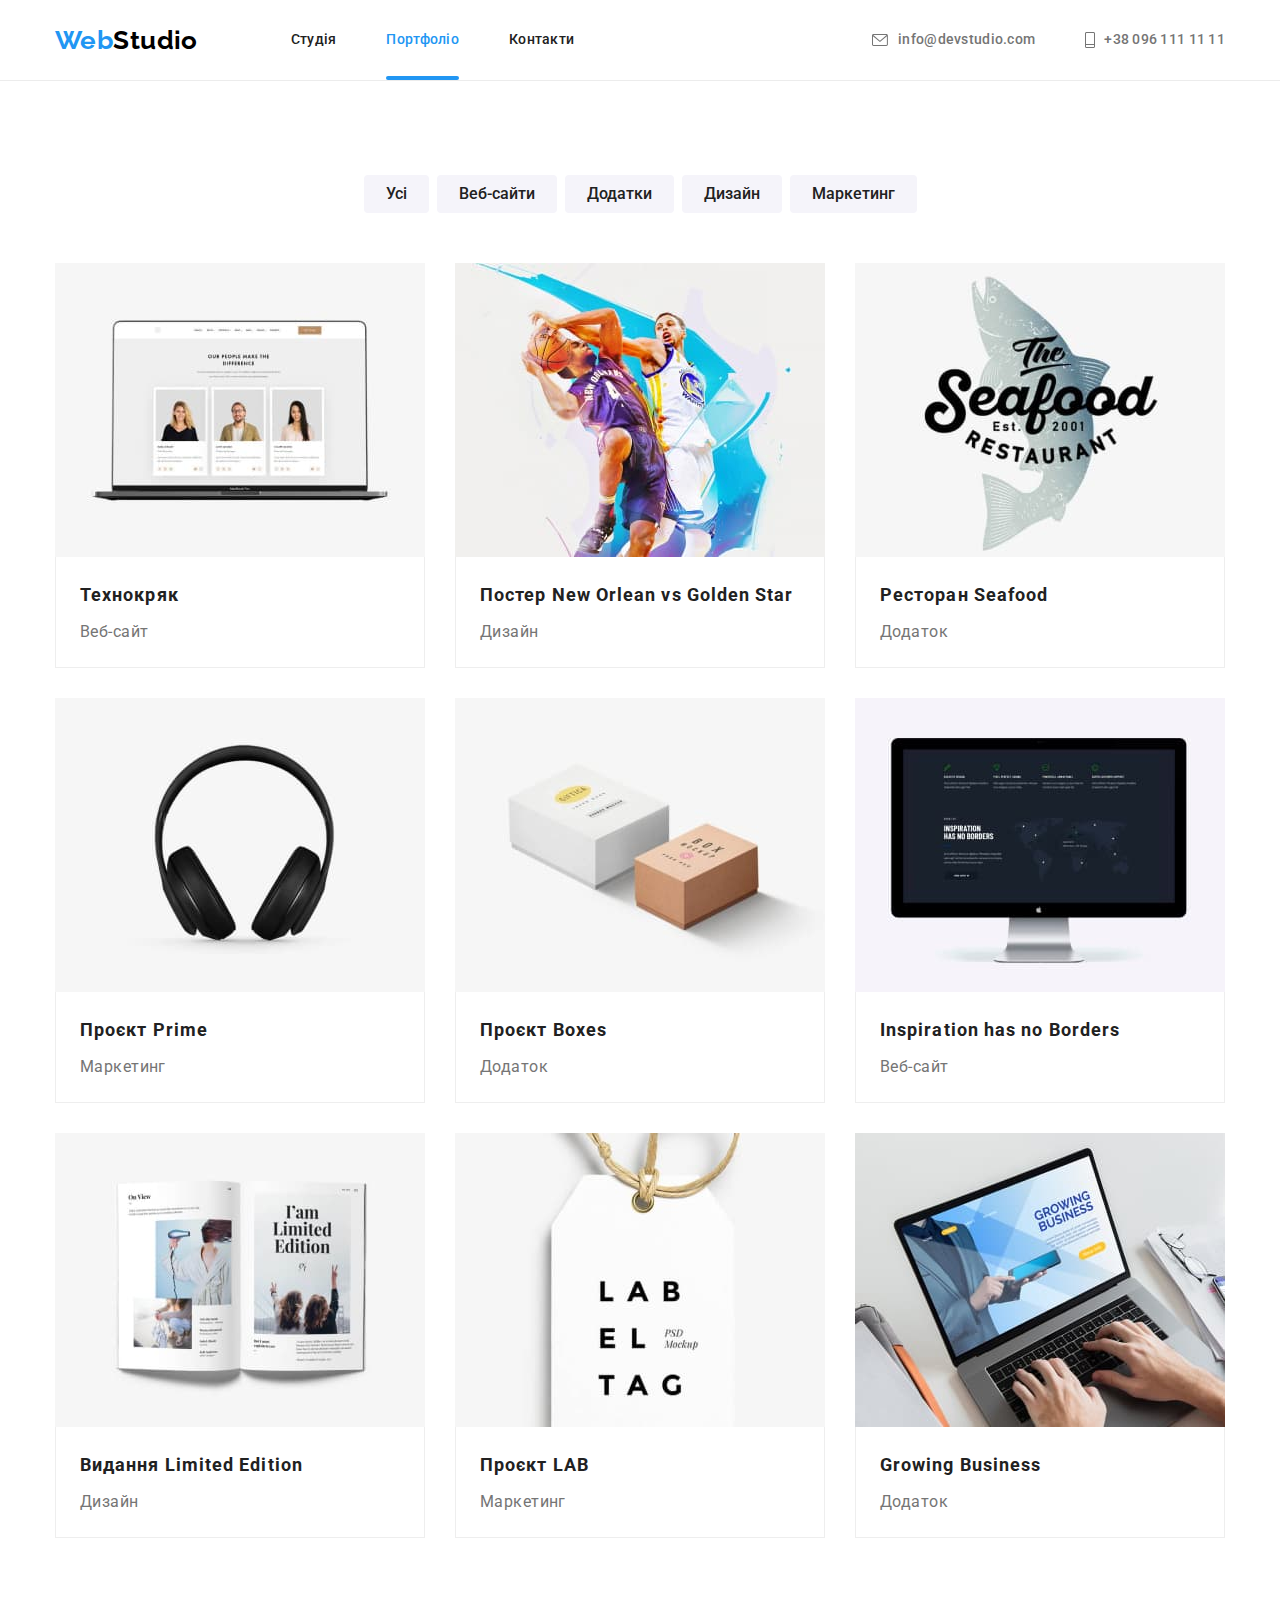
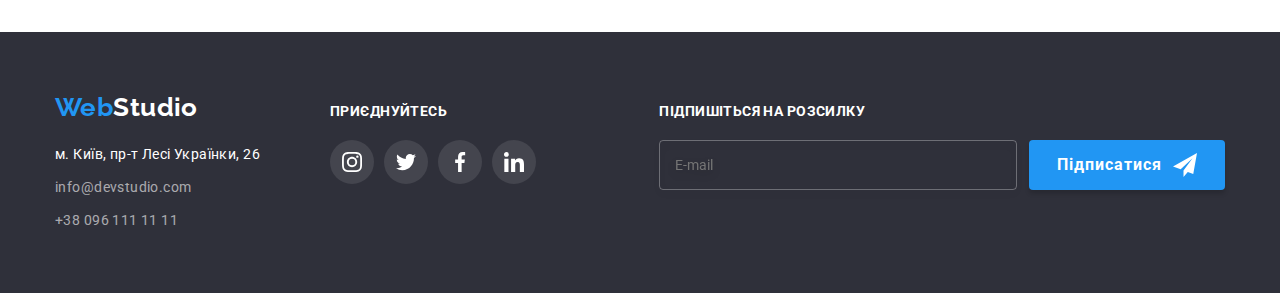
<file: portfolio.html>
<!DOCTYPE html>
<html lang="en">
<head>
    <meta charset="UTF-8">
    <meta http-equiv="X-UA-Compatible" content="IE=edge">
    <meta name="viewport" content="width=device-width, initial-scale=1.0">
    <title>Portfolio</title>

    <link rel="preconnect" href="https://fonts.googleapis.com">
    <link rel="preconnect" href="https://fonts.gstatic.com" crossorigin>
    <link href="https://fonts.googleapis.com/css2?family=Raleway:wght@700&family=Roboto:wght@400;500;700;900&display=swap"rel="stylesheet">

    <link rel="stylesheet" href="https://cdnjs.cloudflare.com/ajax/libs/modern-normalize/1.1.0/modern-normalize.min.css">
    
    <link rel="stylesheet" href="./css/styles.css">

</head>
<body>

    <header>
        <div class="container">
            <div class="header">
            <nav>
                <a class="logo" href="./index.html">Web<span class="logo-span-black">Studio</span></a>
                <ul class="site-nav">
                    <li class="item"><a class="nav" href="./index.html">Студія</a></li>
                    <li class="item"><a class="nav nav-current" href="./portfolio.html">Портфоліо</a></li>
                    <li class="item"><a class="nav" href="#">Контакти</a></li>
                </ul>
            </nav>
            <ul class="contacts-nav">
                <li class="item">
                    <a class="contacts" href="mailto:info@devstudio.com">
                        <svg class="icon-mail" width="16" height="12">
                            <use href="./images/icons.svg.svg#icon-mail"></use>
                        </svg>info@devstudio.com</a></li>
                <li class="item">
                    <a class="contacts" href="tel:+380961111111">
                        <svg class="icon-phone" width="10" height="16">
                            <use href="./images/icons.svg.svg#icon-phone"></use>
                        </svg>
                        +38 096 111 11 11</a></li>
            </ul>
            </div>
        </div>
    </header>

     <main>
        <section class="section">
            <div class="container">
                <h1 hidden>Portfolio</h1>
                <ul class="btn-list">
                    <li class="btn-item"><button class="btn-second" type="button">Усі</button></li>
                    <li class="btn-item"><button class="btn-second" type="button">Веб-сайти</button></li>
                    <li class="btn-item"><button class="btn-second" type="button">Додатки</button></li>
                    <li class="btn-item"><button class="btn-second" type="button">Дизайн</button></li>
                    <li class="btn-item"><button class="btn-second" type="button">Маркетинг</button></li>
                </ul>
                <ul class="product-list">
                    <li class="product-card">
                        <a class="product-card-link" href="#">
                            <div class="wrapper">
                                <p class="wrapper-overlay">Ресурс пропонує комплексні пропозиції з різним рівнем функціоналу та сервісів. Все це дозволить відвідувачу отримати
                                вичерпні відомості про компанію чи приватну особу.</p>
                                <img src="./images/techno.jpg" alt="Технокряк" width="370" height="294">
                            </div>
                        <div class="product-describe">
                            <h2 class="product-article">Технокряк</h2>
                            <p class="product-text">Веб-сайт</p>
                        </div></a> 
                    </li>
                    <li class="product-card">
                        <a class="product-card-link" href="#">
                            <div class="wrapper">
                                <p class="wrapper-overlay">Ресурс пропонує комплексні пропозиції з різним рівнем функціоналу та сервісів. Все це
                                дозволить відвідувачу отримати вичерпні відомості про компанію чи приватну особу.</p>
                                <img src="./images/neworlean.jpg" alt="Постер New Orlean vs Golden Star" width="370" height="294">
                            </div>
                        <div class="product-describe">
                            <h2 class="product-article">Постер New Orlean vs Golden Star</h2>
                            <p class="product-text">Дизайн</p>
                        </div></a>
                    </li>
                    <li class="product-card">
                        <a class="product-card-link" href="#">
                            <div class="wrapper">
                                <p class="wrapper-overlay">Ресурс пропонує комплексні пропозиції з різним рівнем функціоналу та сервісів. Все це
                                дозволить відвідувачу отримати вичерпні відомості про компанію чи приватну особу.</p>
                                <img src="./images/seafood.jpg" alt="Ресторан Seafood" width="370" height="294">
                            </div>
                        <div class="product-describe">
                            <h2 class="product-article">Ресторан Seafood</h2>
                            <p class="product-text">Додаток</p>
                        </div></a>
                    </li>
                    <li class="product-card">
                        <a class="product-card-link" href="#">
                            <div class="wrapper">
                                <p class="wrapper-overlay">Ресурс пропонує комплексні пропозиції з різним рівнем функціоналу та сервісів. Все це
                                дозволить відвідувачу отримати вичерпні відомості про компанію чи приватну особу.</p>
                                <img src="./images/prime.jpg" alt="Проєкт Prime" width="370" height="294">
                            </div>
                        <div class="product-describe">
                            <h2 class="product-article">Проєкт Prime</h2>
                            <p class="product-text">Маркетинг</p>
                        </div></a>
                    </li>
                    <li class="product-card">
                        <a class="product-card-link" href="#">
                            <div class="wrapper">
                                <p class="wrapper-overlay">Ресурс пропонує комплексні пропозиції з різним рівнем функціоналу та сервісів. Все це
                                дозволить відвідувачу отримати вичерпні відомості про компанію чи приватну особу.</p>
                                <img src="./images/boxes.jpg" alt="Проєкт Boxes" width="370" height="294">
                            </div>
                        <div class="product-describe">
                            <h2 class="product-article">Проєкт Boxes</h2>
                            <p class="product-text">Додаток</p>
                        </div></a>
                    </li>
                    <li class="product-card">
                        <a class="product-card-link" href="#">
                            <div class="wrapper">
                                <p class="wrapper-overlay">Ресурс пропонує комплексні пропозиції з різним рівнем функціоналу та сервісів. Все це
                                дозволить відвідувачу отримати вичерпні відомості про компанію чи приватну особу.</p>
                                <img src="./images/inspiration.jpg" alt="Inspiration has no Borders" width="370" height="294">
                            </div>
                        <div class="product-describe">
                            <h2 class="product-article">Inspiration has no Borders</h2>
                            <p class="product-text">Веб-сайт</p>
                        </div></a>
                    </li>
                    <li class="product-card">
                        <a class="product-card-link" href="#">
                            <div class="wrapper">
                                <p class="wrapper-overlay">Ресурс пропонує комплексні пропозиції з різним рівнем функціоналу та сервісів. Все це
                                дозволить відвідувачу отримати вичерпні відомості про компанію чи приватну особу.</p>
                                <img src="./images/edition.jpg" alt="Видання Limited Edition" width="370" height="294">
                            </div>
                        <div class="product-describe">
                            <h2 class="product-article">Видання Limited Edition</h2>
                            <p class="product-text">Дизайн</p>
                        </div></a>
                    </li>
                    <li class="product-card">
                        <a class="product-card-link" href="#">
                            <div class="wrapper">
                                <p class="wrapper-overlay">Ресурс пропонує комплексні пропозиції з різним рівнем функціоналу та сервісів. Все це
                                дозволить відвідувачу отримати вичерпні відомості про компанію чи приватну особу.</p>
                                <img src="./images/lab.jpg" alt="Проєкт LAB" width="370" height="294">
                            </div>
                        <div class="product-describe">
                            <h2 class="product-article">Проєкт LAB</h2>
                            <p class="product-text">Маркетинг</p>
                        </div></a>
                    </li>
                    <li class="product-card">
                        <a class="product-card-link" href="#">
                            <div class="wrapper">
                                <p class="wrapper-overlay">Ресурс пропонує комплексні пропозиції з різним рівнем функціоналу та сервісів. Все це
                                дозволить відвідувачу отримати вичерпні відомості про компанію чи приватну особу.</p>
                                <img src="./images/business.jpg" alt="Growing Business" width="370" height="294">
                            </div>
                        <div class="product-describe">
                            <h2 class="product-article">Growing Business</h2>
                            <p class="product-text">Додаток</p>
                        </div></a>
                    </li>
                </ul>
                </section>
            </div>
     </main>

    <footer>
        <div class="container footer-content">
            <div class="social-footer">
                <a class="logo-footer" href="./index.html">Web<span class="logo-span-white">Studio</span></a>
                <address>
                    <ul class="contacts-list">
                        <li class="contacts-item"><a class="contacts-map" href="https://goo.gl/maps/CPtrU1FHBa2aNyZL9"
                                target="_blank" rel="noopener noreferrer nofollow">м. Київ, пр-т Лесі Українки, 26</a></li>
                        <li class="contacts-item"><a class="contacts-link"
                                href="mailto:info@devstudio.com">info@devstudio.com</a></li>
                        <li class="contacts-item"><a class="contacts-link" href="tel:+380961111111">+38 096 111 11 11</a>
                        </li>
                    </ul>
                </address>
            </div>
            <div class="call-to-action">
                <p class="white">приєднуйтесь</p>
                <ul class="call-to-action-list">
                    <li class="call-to-action-item">
                        <a class="call-to-action-link" href="#">
                            <svg class="icon-social-footer" width="20" height="20">
                                <use href="./images/icons.svg.svg#icon-insta"></use>
                            </svg>
                        </a>
                    </li>
                    <li class="call-to-action-item">
                        <a class="call-to-action-link" href="#">
                            <svg class="icon-social-footer" width="20" height="20">
                                <use href="./images/icons.svg.svg#icon-twitter"></use>
                            </svg>
                        </a>
                    </li>
                    <li class="call-to-action-item">
                        <a class="call-to-action-link" href="#">
                            <svg class="icon-social-footer" width="20" height="20">
                                <use href="./images/icons.svg.svg#icon-fb"></use>
                            </svg>
                        </a>
                    </li>
                    <li class="call-to-action-item">
                        <a class="call-to-action-link" href="#">
                            <svg class="icon-social-footer" width="20" height="20">
                                <use href="./images/icons.svg.svg#icon-in"></use>
                            </svg>
                        </a>
                    </li>
                </ul>
            </div>
            <div class="join">
                <p class="white">Підпишіться на розсилку</p>
                    <form class="form-join">
                        <input class="input-join" type="email" name="mail" placeholder="E-mail">
                        <button class="btn-join" type="submit">Підписатися
                            <svg class="icon-send" width="24" height="24">
                                <use href="./images/symbol.svg.svg#icon-send"></use>
                            </svg>
                        </button>
                        <label for="email" id="email"></label>
                    </form>
            </div>
        </div>
        </div>
    </footer>

</body>
</html>
</file>
<file: css/styles.css>
:root {
    --text-color: #757575;
    --article-color: #212121;
    --accent-color: #2196F3;
    --white-color: #ffffff;
    --black-color: #000000;

    --main-bg: #FFFFFF;
    --dark-bg: #2F303A;
    --gray-bg: #F5F4FA;

    --duration: 250ms;
    --timing-function: cubic-bezier(0.4, 0, 0.2, 1);
}

body {
    font-family: 'Roboto', sans-serif;
    font-size: 14px;
    color: var(--text-color);
    background-color: var(--main-bg);
    letter-spacing: 0.03em;
}

ul, li {
    list-style: none;
    padding: 0;
    margin: 0;
    margin-left: auto;
}

a {
    text-decoration: none;
}

h1,
h2,
h3,
h4,
h5,
h6,
p {
    margin: 0;
}

img {
    display: block;
    max-width: 100%;
    height: auto;
}

/* STUDIO */

.container {
    width: 1200px;
    margin-left: auto;
    margin-right: auto;
    padding-left: 15px;
    padding-right: 15px;
}


header {
    display: flex;
    border-bottom: 1px solid #ECECEC;
}

nav {
    display: flex;
    align-items: center;
}

.header {
    display: flex;
    align-items: center;
}

.logo {
    margin-right: 93px;
    font-family: 'Raleway';
    font-weight: 700;
    font-size: 26px;
    line-height: 1.19;
    color: var(--accent-color);
}

.logo-span-black {
    color: var(--black-color);

    transition: var(--duration) var(--timing-function);
}

.logo-span-black:hover,
.logo-span-black:focus {
    color: var(--accent-color);
}

.site-nav {
    display: flex;
}

.site-nav .item {
    margin-right: 50px;
}

.site-nav .item:last-child {
    margin-right: 0;
}

.contacts-nav {
    display: flex;
    margin-left: auto;
}

.contacts-nav .item {
    margin-right: 50px;
    padding-top: 32px;
    padding-bottom: 32px;
}

.contacts-nav .item:last-child {
    margin-right: 0;
}

.item {
    display: flex;
    align-items: center;
}

.nav {
    position: relative;

    display: block;
    padding-top: 32px;
    padding-bottom: 32px;
    font-weight: 500;
    line-height: 1.14;
    letter-spacing: 0.02em;
    color: var(--article-color);

    transition: var(--duration) var(--timing-function);
}

.nav-current {
    color: var(--accent-color);
}

.nav-current::after {
    content: "";
    display: block;
    position: absolute;
    padding: 0;
    width: 100%;
    bottom: 0;
    height: 4px;
    background: #2196F3;
    border-radius: 2px;
}

.nav:hover, 
.nav:focus {
    color: var(--accent-color);
}

.contacts {
    display: flex;
    align-items: center;
    font-weight: 500;
    line-height: 1.14;
    letter-spacing: 0.02em;
    color: var(--text-color);

    transition: var(--duration) var(--timing-function);
}

.contacts:hover svg,
.contacts:focus svg {
    fill: var(--accent-color);
}

.contacts:hover,
.contacts:focus {
    color: var(--accent-color);
}

.contacts:hover svg {
    color: var(--accent-color);
}

.section {
    padding-top: 94px;
    padding-bottom: 94px;
}

.hero {
    text-align: center;
    /*background-color: var(--dark-bg);*/
    background-image: linear-gradient(to right, #2F303A40 50%, #2F303A40 50%), url(/goit-markup-hw-05/images/hero.jpg);
    background-size: cover;
    background-position: center;
    background-repeat: no-repeat;
    max-width: 1600px;
    margin: auto;
    padding-top: 200px;
    padding-bottom: 200px;
}

.main-hero {
    margin-top: 0;
    margin-bottom: 30px;
    margin-right: auto;
    margin-left: auto;
    width: 696px;
    font-weight: 900;
    font-size: 44px;
    text-align: center;
    line-height: 1.36;
    letter-spacing: 0.06em;
    text-transform: uppercase;
    color: var(--white-color);
}

.btn-first {
    width: 216px;
    height: 50px;
    left: 692px;
    top: 430px;
    align-items: center;
    background: var(--accent-color);
    box-shadow: 0px 4px 4px rgba(0, 0, 0, 0.15);
    border-radius: 4px;
    border: none;
    cursor: pointer;

    font-family: 'Roboto';
    font-weight: 700;
    font-size: 16px;
    line-height: 1.88;
    text-align: center;
    letter-spacing: 0.06em;
    color: var(--white-color);

    transition: var(--duration) var(--timing-function);
}

.btn-first:hover,
.btn-first:focus {
    background-color: #188CE8;
}

.backdrop {
    position: fixed;
    display: block;
    width: 100%;
    height: 100%;
    left: 0;
    top: 0;
    background: rgba(0, 0, 0, 0.2);
    z-index: 2;

    transition: var(--duration) var(--timing-function);
}

.backdrop.is-hidden {
    opacity: 0;
    pointer-events: none;
}

.modal {
    position: absolute;
    top: 50%;
    left: 50%;
    transform: translate(-50%, -50%);
    width: 528px;
    height: 581px;
    padding: 40px;
    background: var(--white-color);
    box-shadow: 0px 1px 3px rgba(0, 0, 0, 0.12), 0px 1px 1px rgba(0, 0, 0, 0.14), 0px 2px 1px rgba(0, 0, 0, 0.2);
    border-radius: 4px;
}

.btn-modal {
    position: absolute;
    top: 8px;
    right: 8px;
    width: 30px;
    height: 30px;
    background-color: transparent;
    border: 1px solid rgba(0, 0, 0, 0.1);
    border-radius: 50%;
    cursor: pointer;

    transition: var(--duration) var(--timing-function);
}

.btn-modal:hover,
.btn-modal:focus {
    fill: var(--accent-color);
}

.black {
    font-weight: 700;
    font-size: 20px;
    line-height: 1.15;
    text-align: center;
    color: var(--article-color);
}

.form-field {
    position: relative;
    margin-top: 10px;
}

.input-modal {
    position: relative;
    display: inline-block;
    margin-top: 14px;
    margin-bottom: 10px;
    width: 448px;
    height: 40px;
    padding: 11px 40px;
    border: 1px solid rgba(33, 33, 33, 0.2);
    border-radius: 4px;
    caret-color: var(--accent-color);
    color: var(--article-color);

    transition: var(--duration) var(--timing-function);
}

.label-modal {
    position: absolute;
    display: inline-block;
    top: 0;
    left: 0;
    transform: translateY(-4px);
    
    font-size: 12px;
    line-height: 1.16;
    letter-spacing: 0.01em;
    text-align: left;
    color: var(--text-color);
}

.icon-modal {
    position: absolute;
    top: 50%;
    transform: translateY(-50%);
    left: 14px;
    display: block;
    fill: var(--article-color);

    transition: var(--duration) var(--timing-function);
}

.input-modal:focus ~ .icon-modal {
    fill: var(--accent-color);   
}

.input-modal:focus {
    border-color: var(--accent-color);
    outline: 0 none;   
}

.label-modal-textarea {
    position: absolute;
    display: inline-block;
    top: 0;
    left: 0;
    transform: translateY(-16px);
    
    font-size: 12px;
    line-height: 1.16;
    letter-spacing: 0.01em;
    text-align: left;
    color: var(--text-color);
}

.textarea {
    display: block;
    width: 448px;
    height: 120px;
    margin-top: 14px;
    padding: 12px 16px;
    resize: none;
    border: 1px solid rgba(33, 33, 33, 0.2);
    border-radius: 4px;
    caret-color: var(--accent-color);
    color: var(--article-color);

    transition: var(--duration) var(--timing-function);
}

.textarea:focus {
    border-color: var(--accent-color);
    outline: 0 none;  
}

.textarea::placeholder {
    position: absolute;
    font-size: 12px;
    line-height: 1.16;
    letter-spacing: 0.01em;
    color: rgba(117, 117, 117, 0.5);
}

.form-field-checkbox {
    display: flex;
    justify-content: center;
    align-items: center;
    margin-top: 20px;
}

/*.input-checkbox {
    position: absolute;ck
    width: 1px;
    height: 1px;
    margin: -1px;
    border: 0;
    padding: 0;
    clip: rect(0 0 0 0);
    overflow: hidden;
}*/

.input-checkbox {
    position: absolute;
    z-index: -1;
    opacity: 0;
}

.label-checkbox {
    display: flex;
    align-items: center;
}

.input-checkbox + .label-checkbox::before {
    content: url(/goit-markup-hw-06/images/square.svg);
    display: inline-block;
    width: 16px;
    height: 15px;
    margin-right: 8px;
    cursor: pointer;

    transition: var(--duration) var(--timing-function);
}

.input-checkbox:checked + .label-checkbox::before {
    background-image: url(/goit-markup-hw-06/images/check.svg);
    background-color: var(--accent-color);
    background-repeat: no-repeat;
    background-size: contain;
    background-origin: border-box;
    border-color: var(--accent-color);
}

.checkbox-span {
    color: var(--accent-color);
    text-decoration-line: underline;
}

.btn-submit {
    margin-top: 30px;
    padding: 10px 52px;
    font-weight: 700;
    font-size: 16px;
    line-height: 1.88;
    letter-spacing: 0.06em;
    color: var(--white-color);

    background: var(--accent-color);
    border: none;
    box-shadow: 0px 4px 4px rgba(0, 0, 0, 0.15);
    border-radius: 4px;

    cursor: pointer;
    transition: var(--duration) var(--timing-function);
}

.btn-submit:hover,
.btn-submit:focus {
    background: #188CE8;
}

.benefits-list {
    display: flex;
    justify-content: space-between;
}

.benefits-item {
    margin: 0;
    padding: 0;
    width: 270px;
}

.benefits-article {
    margin-bottom: 10px;
    font-size: 14px;
    font-weight: 700;
    line-height: 1.14;
    text-transform: uppercase;
    color: var(--article-color);
}

.benefits-text {
    line-height: 1.71;
    color: var(--text-color);
}

.title {
    padding: 0;
    font-weight: 700;
    font-size: 36px;
    line-height: 1.16;
    text-align: center;
    color: var(--article-color);
}

.what-we-do-class {
    padding-top: 0;
}

.what-we-do-list {
    display: flex;
    margin-top: 50px;
    gap: 30px;
}

.label-container {
    position: relative;
}

.label {
    position: absolute;
    bottom: 0;
    width: 100%;
    height: 70px;
    display: flex;
    align-items: center;
    justify-content: center;
        
    font-weight: 700;
    line-height: 1.14;
    text-transform: uppercase;
    color: var(--white-color);

    background: rgba(47, 48, 58, 0.8);
}

.our-team {
    text-align: center;
    background-color: var(--gray-bg);
}

.title-second {
    margin: 0;
    font-weight: 700;
    font-size: 36px;
    line-height: 1.16;
    text-align: center;
    color: var(--article-color);
}

.team-list {
    display: flex;
    margin-top: 50px;
    gap: 30px;
}

.team-card {
    background-color: var(--main-bg);
    box-shadow: 0px 1px 3px rgba(0, 0, 0, 0.12), 0px 1px 1px rgba(0, 0, 0, 0.14), 0px 2px 1px rgba(0, 0, 0, 0.2);
    border-radius: 0px 0px 4px 4px;
}

.info-card {
    padding-top: 30px;
    padding-bottom: 30px;
    margin: auto;
}

.team-name {
    margin-bottom: 10px;
    font-weight: 500;
    font-size: 16px;
    line-height: 1.18;
    color: var(--article-color);
}

.team-position {
    font-size: 16px;
    line-height: 1.18;
    color: var(--text-color);
}

/* PORTFOLIO */

.btn-list {
    display: flex;
    justify-content: center;
}

.btn-item {
    margin: auto;
    padding: 0;
    margin-right: 8px;
    margin-left: 0;
}

.btn-item:last-child {
    margin-right: 0;
}

.btn-second {
    padding: 6px 22px;
    background: var(--gray-bg);
    border-radius: 4px;
    border: none;
    cursor: pointer;

    font-family: 'Roboto';
    font-weight: 500;
    font-size: 16px;
    line-height: 1.62;
    text-align: center;
    color: var(--article-color);

    transition: var(--duration) var(--timing-function);
}

.btn-second:hover,
.btn-second:focus {
    background: var(--accent-color);    
    box-shadow: 0px 3px 1px rgba(0, 0, 0, 0.1), 0px 1px 2px rgba(0, 0, 0, 0.08), 0px 2px 2px rgba(0, 0, 0, 0.12);
    border-radius: 4px;
    border: none;

    font-weight: 500;
    font-size: 16px;
    line-height: 1.62;
    text-align: center;
    color: var(--white-color);
}

.product-list {
    display: flex;
    flex-wrap: wrap;
    justify-content: space-between;
    margin-top: 50px;
    gap: 30px;
}

.product-card-link {
    display: block;

    transition: var(--duration) var(--timing-function);
}

.product-card-link:hover {
    box-shadow: 0px 1px 1px rgba(0, 0, 0, 0.12), 0px 4px 4px rgba(0, 0, 0, 0.06), 1px 4px 6px rgba(0, 0, 0, 0.16);
}

.wrapper {
    position: relative;
    overflow: hidden;
}

.wrapper-overlay {
    position: absolute;
    display: block;
    width: 100%;
    height: 100%;
    padding: 63px 24px;
    
    font-size: 18px;
    line-height: 1.56;
    color: var(--white-color);
    background: rgba(33, 150, 243, 0.9);

    transform: translateY(100%);
    transition: transform var(--duration) var(--timing-function);
}

.product-card-link:hover .wrapper-overlay {
    transform: translateX(0);
}

.product-describe {
    padding: 20px 24px;
    border-left: 1px solid #EEEEEE;
    border-right: 1px solid #EEEEEE;
    border-bottom: 1px solid #EEEEEE;
}

.product-article {
    margin-bottom: 4px;
    font-weight: 700;
    font-size: 18px;
    line-height: 2;
    letter-spacing: 0.06em;
    color: var(--article-color);
}

.product-text {
    font-size: 16px;
    line-height: 1.88;
    color: var(--text-color);
}

footer {
    background-color: var(--dark-bg);
    padding-top: 60px;
    padding-bottom: 60px;
}

.footer-content {
    display: flex;
    align-items: baseline;
}

.footer-information {
    display: flex;
}

.logo-footer {
    display: block;
    margin-bottom: 20px;
    font-family: 'Raleway';
    font-weight: 700;
    font-size: 26px;
    line-height: 1.19;
    color: var(--accent-color);
}

.logo-span-white {
    color: var(--white-color);

    transition: var(--duration) var(--timing-function);
}

.logo-span-white:hover,
.logo-span-white:focus {
    color: var(--accent-color);
}

.contacts-list {
    margin-left: 0;
}

.contacts-item {
    margin-bottom: 9px;
}

.contacts-item:last-child {
    margin-bottom: 0;
}

.contacts-map {
    font-style: normal;
    line-height: 1.71;
    color: var(--white-color);

    transition: var(--duration) var(--timing-function);
}

.contacts-map:hover,
.contacts-map:focus {
    color: var(--accent-color);
}

.contacts-link {
    margin-bottom: 9px;
    font-style: normal;
    line-height: 1.71;
    color: rgba(255, 255, 255, 0.6);

    transition: var(--duration) var(--timing-function);
}

.contacts-link:last-child {
    margin-bottom: 0;
}

.contacts-link:hover,
.contacts-link:focus {
    color: var(--accent-color);
}

.call-to-action {
    display: block;
    margin-left: 70px;
}

.call-to-action-list {
    display: flex;
    margin-top: 20px;
}

.join {
    display: block;
    margin-left: auto;
}

.white {
    margin-bottom: 20px;
    font-weight: 700;
    font-size: 14px;
    line-height: 1.14;
    text-transform: uppercase;
    color: var(--white-color);
}

.form-join {
    display: flex;
}

.input-join {
    width: 358px;
    height: 50px;
    padding: 15px;
    border: 1px solid rgba(255, 255, 255, 0.3);
    filter: drop-shadow(0px 4px 4px rgba(0, 0, 0, 0.15));
    border-radius: 4px;
    background-color: transparent;
    caret-color: var(--white-color);
    color: var(--white-color);

    transition: var(--duration) var(--timing-function);
}

.form-join:focus {
    border-color: var(--white-color);
    outline: 0 none;
}

.form-join::placeholder {
    font-size: 16px;
    line-height: 1.25;
    color: rgba(255, 255, 255, 0.6);
}

.btn-join {
    display: flex;
    margin-left: 12px;
    align-items: center;
    padding: 10px 28px;
    font-weight: 700;
    font-size: 16px;
    line-height: 1.88;
    letter-spacing: 0.06em;
    color: var(--white-color);

    background-color: var(--accent-color);
    box-shadow: 0px 4px 4px rgba(0, 0, 0, 0.15);
    border: none;
    border-radius: 4px;
    cursor: pointer;

    transition: var(--duration) var(--timing-function);
}

.icon-send {
    margin-left: 11px;
}

.btn-join:hover,
.btn-join:focus {
    background-color: #188CE8;
}

/*SVG-icons*/

.icon-mail {
    margin-right: 10px;
    fill: var(--text-color);

    transition: var(--duration) var(--timing-function);
}

.icon-mail:hover {
    fill: var(--accent-color);
}

.icon-phone {
    margin-right: 9px;
    fill: var(--text-color);

    transition: var(--duration) var(--timing-function);
}

.icon-phone:hover {
    fill: var(--accent-color);
}

.icon-benefits {
    display: flex;
    justify-content: center;
    align-items: center;
    margin-bottom: 30px;
    width: 270px;
    height: 120px;
    background-color: var(--gray-bg);
    border-radius: 4px;
}

.icon-benefit {
    align-self: center;
}

.social-links {
    margin-top: 16px;
}

.social-icon-list {
    display: flex;
    margin-top: 16px;
    padding-left: 32px;
    padding-right: 32px;
    gap: 10px;
}

.social-icon-li {
    display: flex;
}

.social-icon-link {
    width: 44px;
    height: 44px;
    border-radius: 50%;
    display: flex;
    
    background-color: var(--white-color);
    fill: #AFB1B8;

    transition: var(--duration) var(--timing-function);
}

.social-icon-link:hover {
    background-color: var(--accent-color);
    fill: var(--white-color);
}

.icon-social {
    margin: auto;
    align-self: center;
}

.clients-list {
    display: flex;
    margin: auto;
    margin-top: 50px;
    gap: 30px;
}

.clients-li {
    display: flex;
    width: 170px;
    height: 92px;
    border: 1px solid #AFB1B8;
    border-radius: 4px;

    transition: var(--duration) var(--timing-function);
}

.clients-li:hover {
    border: 1px solid var(--accent-color);
}

.icon-client {
    display: flex;
    justify-content: center;
    align-items: center;
    width: 100%;
    height: 100%;
    fill: #AFB1B8;

    transition: var(--duration) var(--timing-function);
}

.icon-client:hover {
    fill: var(--accent-color);
}

.icon-client-svg {
    display: block;
}

.call-to-action-list {
    display: flex;
}

.call-to-action-item {
    margin-right: 10px;
    display: flex;
    width: 44px;
    height: 44px;
}

.call-to-action-link {
    display: flex;
    width: 100%;
    height: 100%;
    border-radius: 50%;
    background-color: rgba(255, 255, 255, 0.1);

    transition: var(--duration) var(--timing-function);
}

.call-to-action-link:hover {
    background-color: var(--accent-color);
    fill: var(--white-color);
}

/*.call-to-action-item:last-child {
    margin-right: 0;
}*/

.icon-social-footer {
    align-self: center;
    margin: auto;
    fill: var(--white-color);
}
</file>
